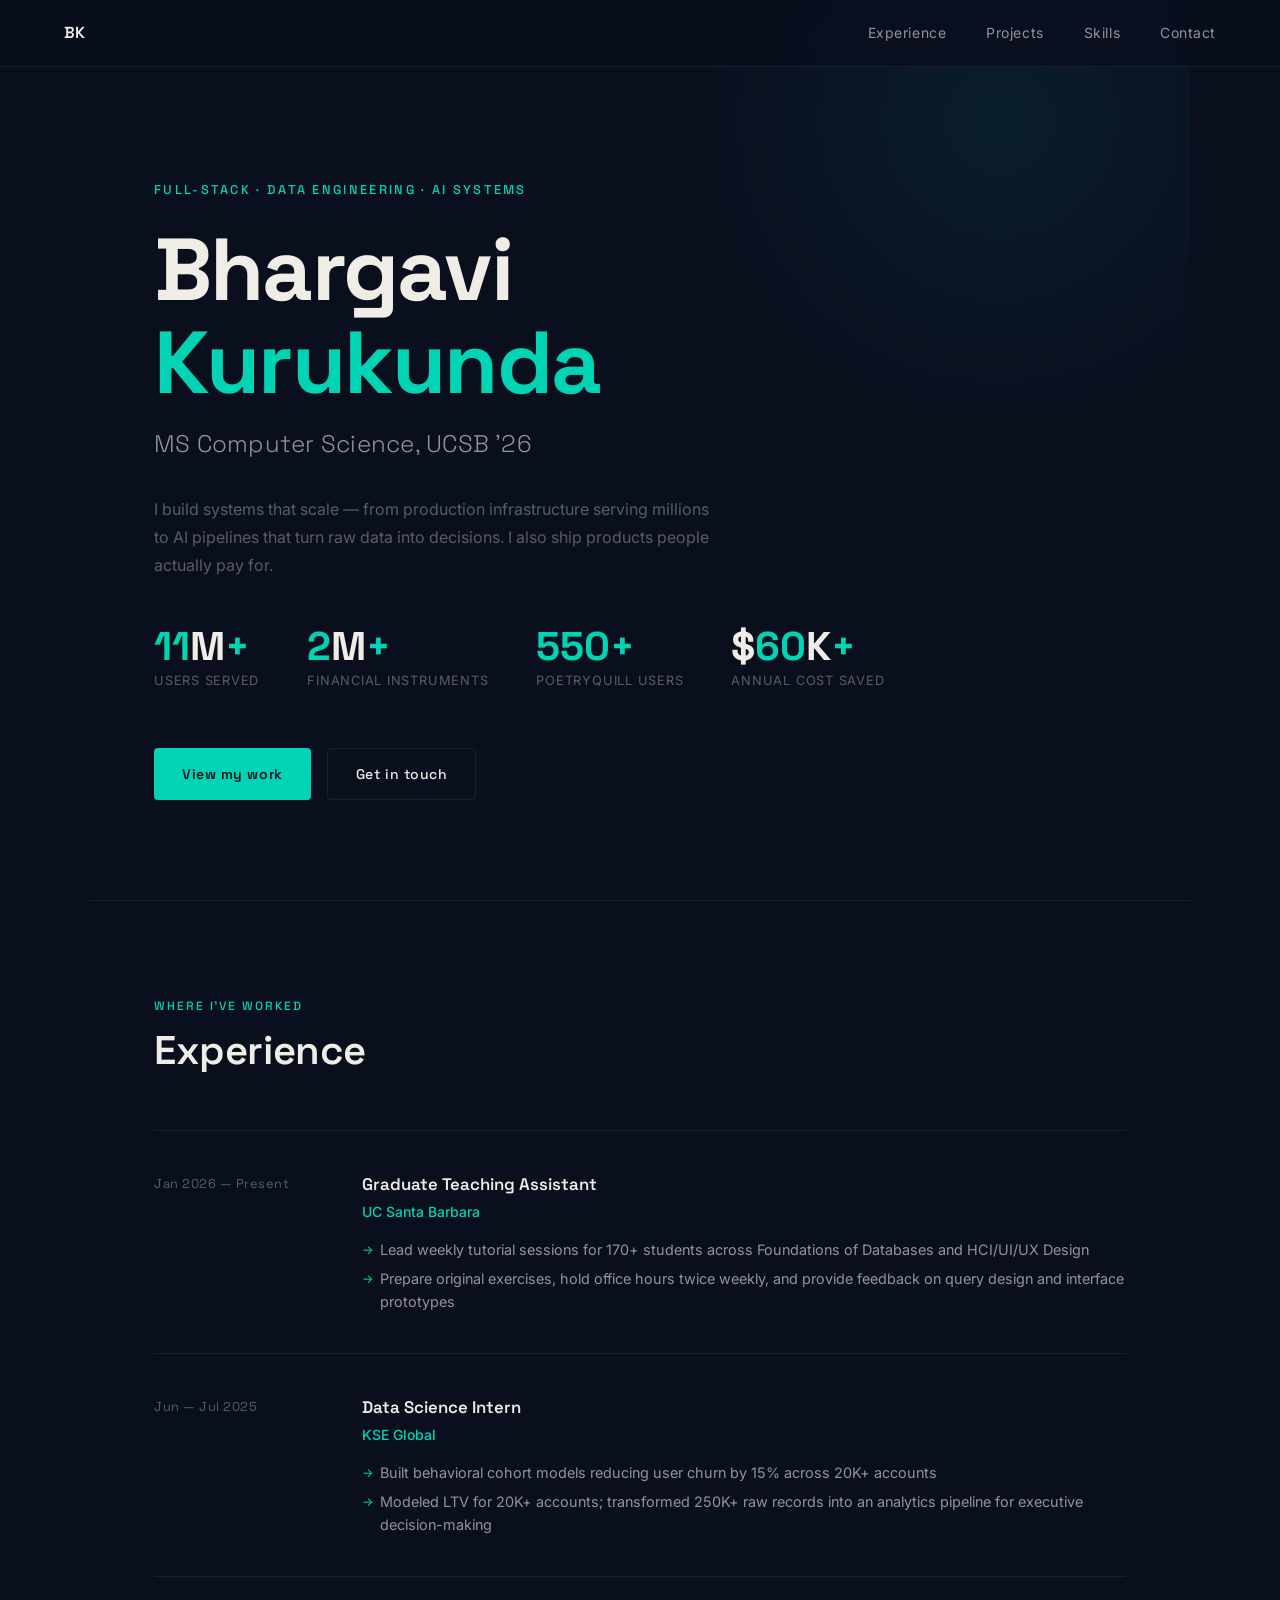
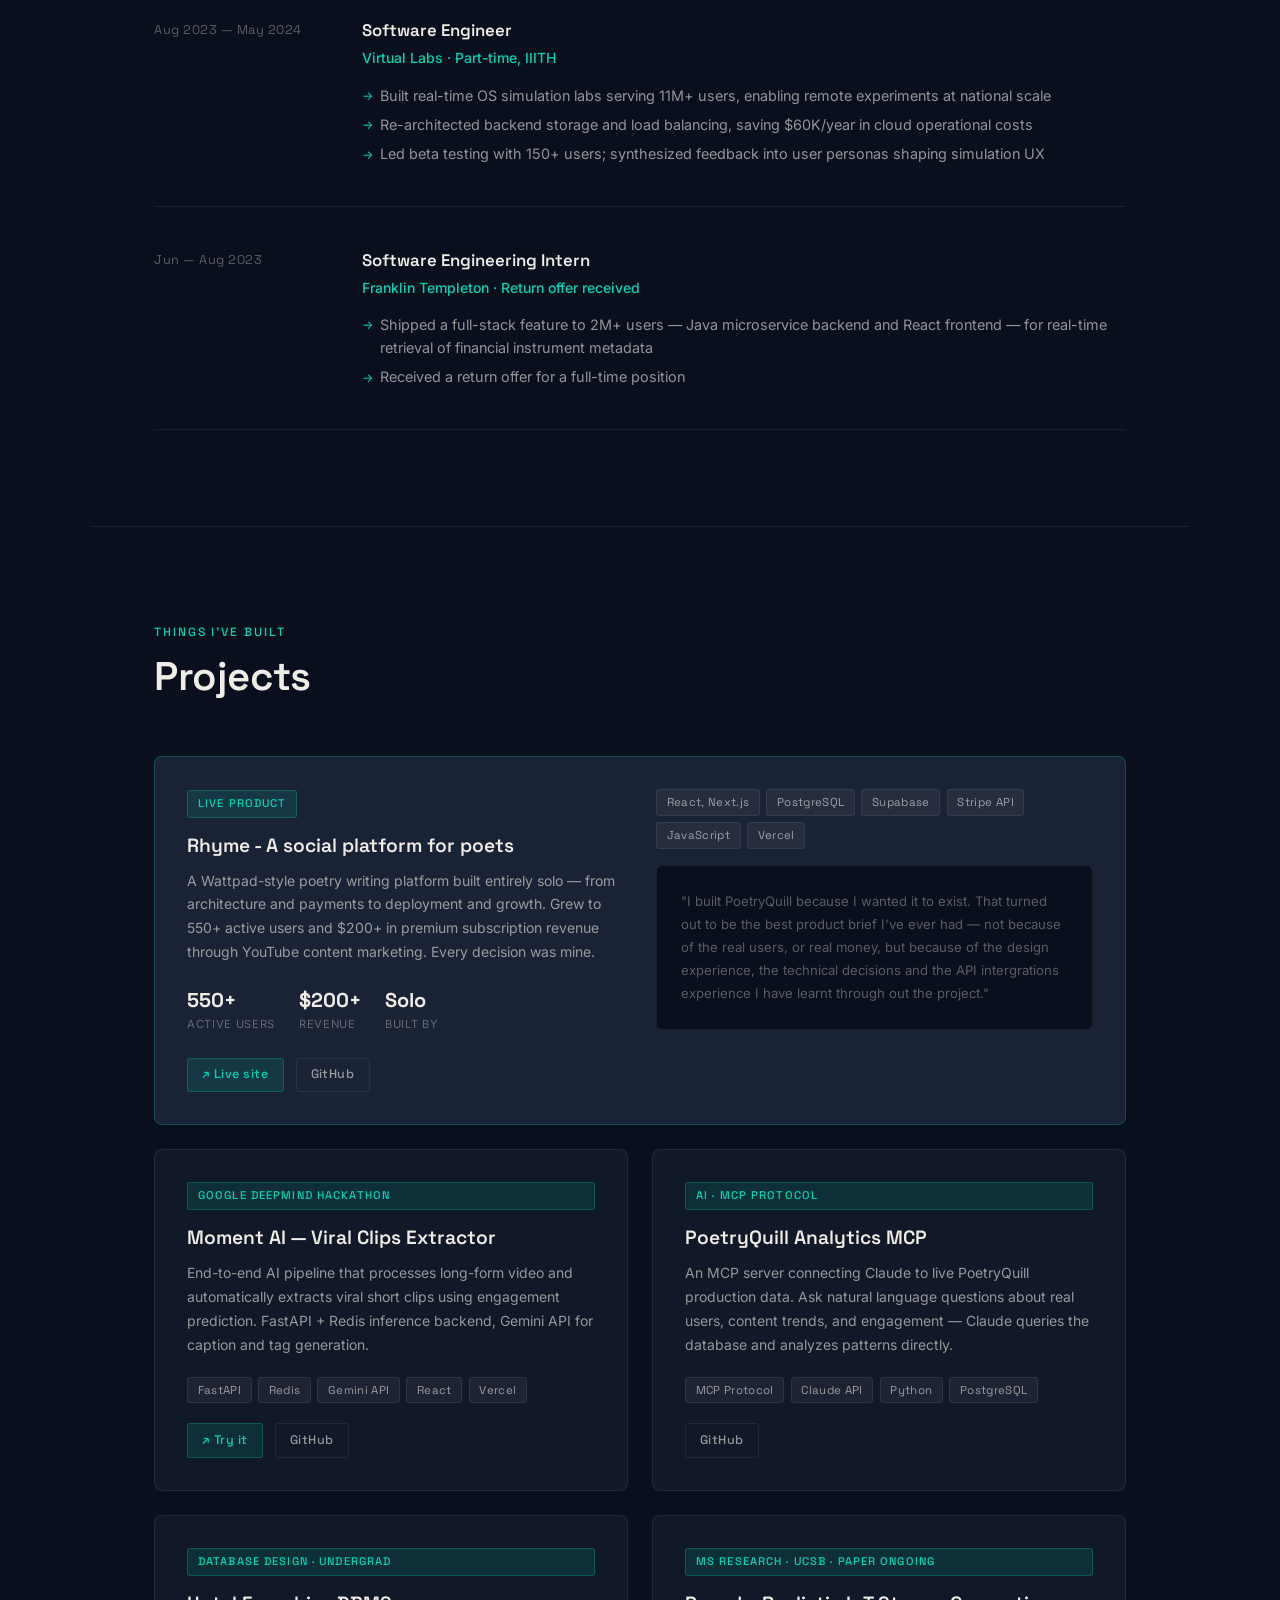
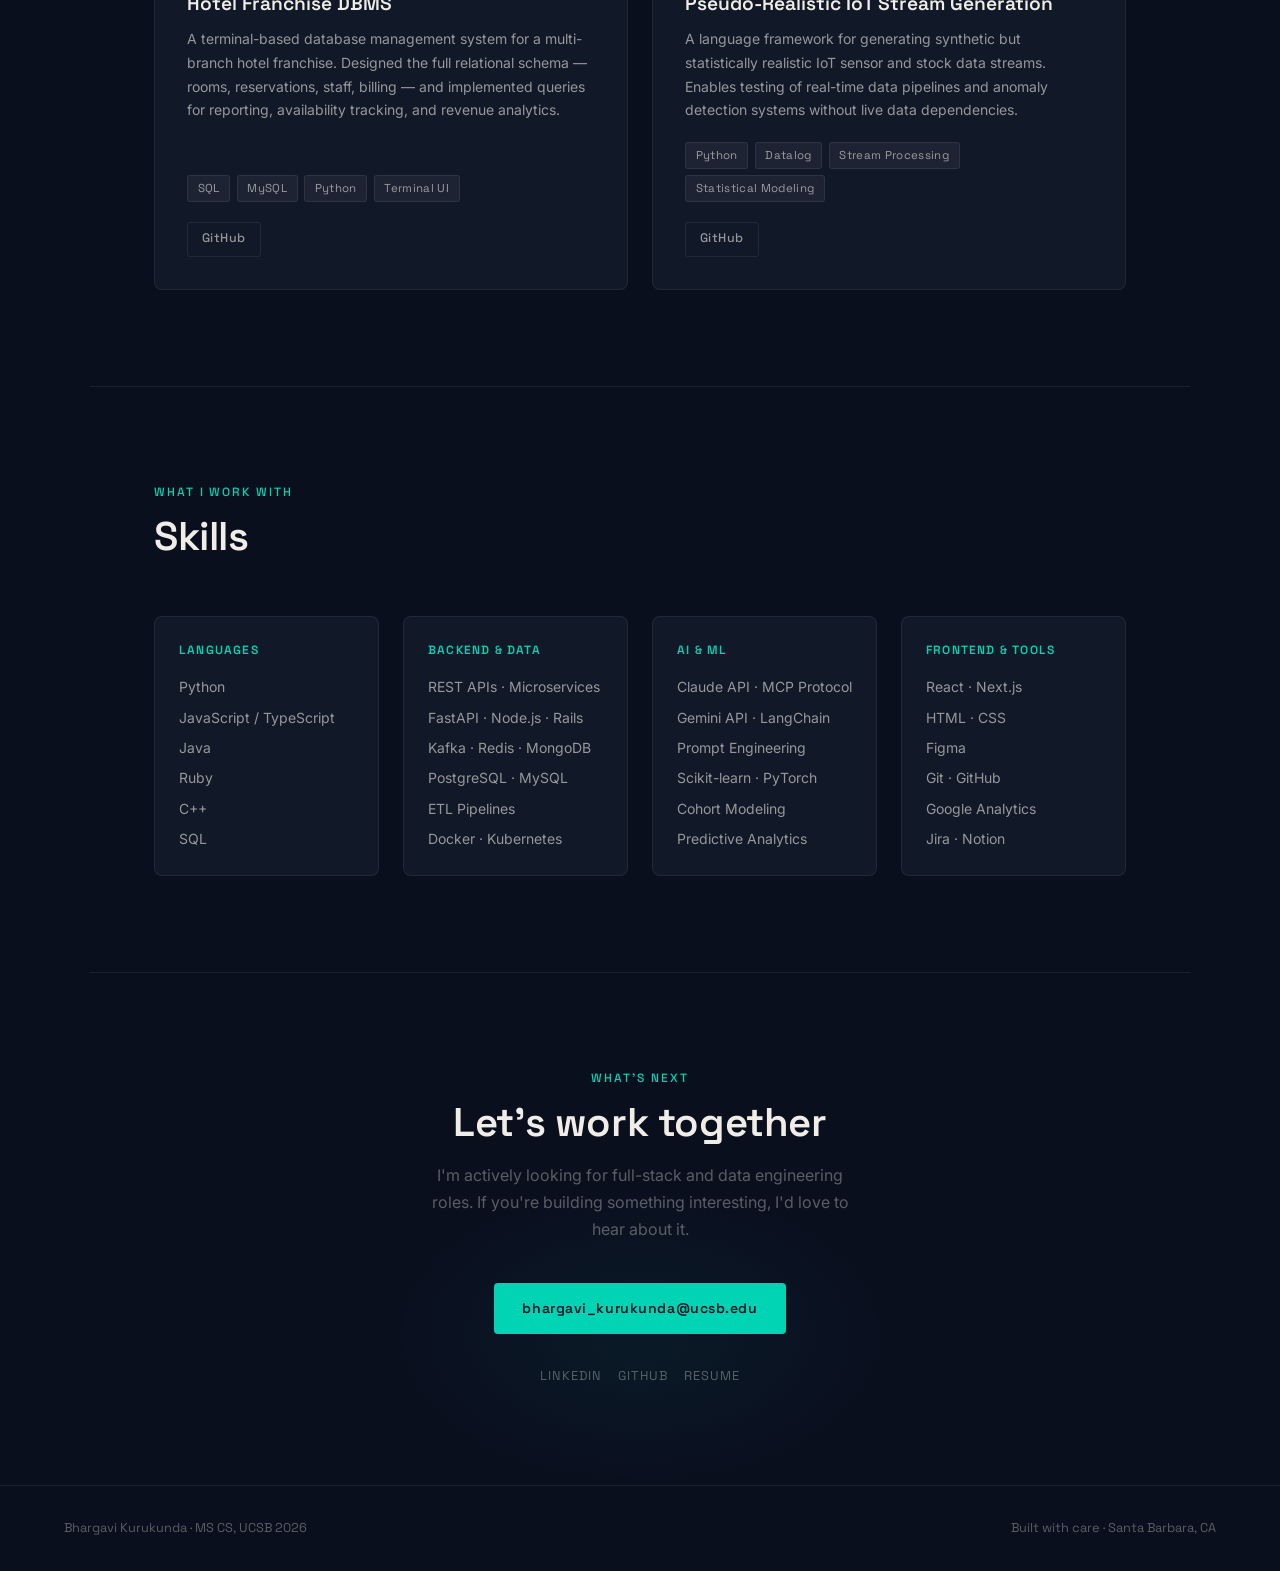
<file: portfolio.html>
<!DOCTYPE html>
<html lang="en">
<head>
<meta charset="UTF-8">
<meta name="viewport" content="width=device-width, initial-scale=1.0">
<title>Bhargavi Kurukunda — Engineer</title>
<link href="https://fonts.googleapis.com/css2?family=Space+Grotesk:wght@300;400;500;600;700&family=Inter:wght@300;400;500&display=swap" rel="stylesheet">
<style>
*, *::before, *::after { box-sizing: border-box; margin: 0; padding: 0; }

:root {
  --navy: #0A0F1E;
  --navy-2: #111827;
  --navy-3: #1a2235;
  --teal: #00D4B4;
  --teal-dim: rgba(0,212,180,0.12);
  --teal-border: rgba(0,212,180,0.25);
  --cream: #F0EDE6;
  --cream-dim: rgba(240,237,230,0.6);
  --cream-muted: rgba(240,237,230,0.35);
  --white: #ffffff;
  --border: rgba(255,255,255,0.07);
}

html { scroll-behavior: smooth; }

body {
  background: var(--navy);
  color: var(--cream);
  font-family: 'Inter', sans-serif;
  font-size: 16px;
  line-height: 1.6;
  -webkit-font-smoothing: antialiased;
}

/* ── NAV ── */
nav {
  position: fixed;
  top: 0; left: 0; right: 0;
  z-index: 100;
  display: flex;
  justify-content: space-between;
  align-items: center;
  padding: 1.25rem 4rem;
  background: rgba(10,15,30,0.85);
  backdrop-filter: blur(12px);
  border-bottom: 1px solid var(--border);
}

.nav-logo {
  font-family: 'Space Grotesk', sans-serif;
  font-weight: 600;
  font-size: 1rem;
  color: var(--cream);
  text-decoration: none;
  letter-spacing: 0.02em;
}

.nav-links {
  display: flex;
  gap: 2.5rem;
  list-style: none;
}

.nav-links a {
  font-size: 0.875rem;
  color: var(--cream-dim);
  text-decoration: none;
  letter-spacing: 0.04em;
  transition: color 0.2s;
}

.nav-links a:hover { color: var(--teal); }

/* ── HERO ── */
.hero {
  min-height: 100vh;
  display: flex;
  flex-direction: column;
  justify-content: center;
  padding: 0 4rem;
  padding-top: 5rem;
  position: relative;
  overflow: hidden;
}

.hero::before {
  content: '';
  position: absolute;
  top: -20%; right: -10%;
  width: 600px; height: 600px;
  background: radial-gradient(circle, rgba(0,212,180,0.08) 0%, transparent 70%);
  pointer-events: none;
}

.hero-eyebrow {
  font-size: 0.8rem;
  letter-spacing: 0.18em;
  text-transform: uppercase;
  color: var(--teal);
  margin-bottom: 1.5rem;
  font-family: 'Space Grotesk', sans-serif;
  font-weight: 500;
}

.hero-name {
  font-family: 'Space Grotesk', sans-serif;
  font-size: clamp(3rem, 7vw, 5.5rem);
  font-weight: 700;
  line-height: 1.05;
  color: var(--cream);
  margin-bottom: 1rem;
  letter-spacing: -0.02em;
}

.hero-name span { color: var(--teal); }

.hero-title {
  font-family: 'Space Grotesk', sans-serif;
  font-size: clamp(1.1rem, 2.5vw, 1.5rem);
  font-weight: 300;
  color: var(--cream-dim);
  margin-bottom: 2rem;
  letter-spacing: 0.01em;
}

.hero-bio {
  max-width: 560px;
  font-size: 1rem;
  color: var(--cream-muted);
  line-height: 1.75;
  margin-bottom: 3rem;
}

/* ── IMPACT NUMBERS ── */
.impact-row {
  display: flex;
  gap: 3rem;
  margin-bottom: 3.5rem;
  flex-wrap: wrap;
}

.impact-item {}

.impact-num {
  font-family: 'Space Grotesk', sans-serif;
  font-size: 2.5rem;
  font-weight: 700;
  color: var(--cream);
  line-height: 1;
  display: block;
}

.impact-num .teal { color: var(--teal); }

.impact-label {
  font-size: 0.8rem;
  color: var(--cream-muted);
  letter-spacing: 0.06em;
  text-transform: uppercase;
  margin-top: 0.25rem;
  display: block;
}

/* ── CTA BUTTONS ── */
.hero-cta {
  display: flex;
  gap: 1rem;
  flex-wrap: wrap;
}

.btn-primary {
  display: inline-flex;
  align-items: center;
  gap: 0.5rem;
  background: var(--teal);
  color: var(--navy);
  font-family: 'Space Grotesk', sans-serif;
  font-weight: 600;
  font-size: 0.875rem;
  padding: 0.875rem 1.75rem;
  border-radius: 4px;
  text-decoration: none;
  letter-spacing: 0.04em;
  transition: opacity 0.2s, transform 0.15s;
}

.btn-primary:hover { opacity: 0.88; transform: translateY(-1px); }

.btn-secondary {
  display: inline-flex;
  align-items: center;
  gap: 0.5rem;
  background: transparent;
  color: var(--cream);
  font-family: 'Space Grotesk', sans-serif;
  font-weight: 500;
  font-size: 0.875rem;
  padding: 0.875rem 1.75rem;
  border-radius: 4px;
  border: 1px solid var(--border);
  text-decoration: none;
  letter-spacing: 0.04em;
  transition: border-color 0.2s, transform 0.15s;
}

.btn-secondary:hover { border-color: var(--teal-border); transform: translateY(-1px); }

/* ── SECTIONS ── */
section {
  padding: 6rem 4rem;
  max-width: 1100px;
  margin: 0 auto;
}

.section-label {
  font-size: 0.75rem;
  letter-spacing: 0.16em;
  text-transform: uppercase;
  color: var(--teal);
  font-family: 'Space Grotesk', sans-serif;
  font-weight: 500;
  margin-bottom: 0.75rem;
}

.section-title {
  font-family: 'Space Grotesk', sans-serif;
  font-size: clamp(1.75rem, 3.5vw, 2.5rem);
  font-weight: 600;
  color: var(--cream);
  line-height: 1.15;
  margin-bottom: 3.5rem;
  letter-spacing: -0.01em;
}

.divider {
  width: 100%;
  height: 1px;
  background: var(--border);
  max-width: 1100px;
  margin: 0 auto;
}

/* ── EXPERIENCE ── */
.exp-list { display: flex; flex-direction: column; gap: 0; }

.exp-item {
  display: grid;
  grid-template-columns: 160px 1fr;
  gap: 0 3rem;
  padding: 2.5rem 0;
  border-bottom: 1px solid var(--border);
  position: relative;
}

.exp-item:first-child { border-top: 1px solid var(--border); }

.exp-date {
  font-size: 0.8rem;
  color: var(--cream-muted);
  font-family: 'Space Grotesk', sans-serif;
  letter-spacing: 0.04em;
  padding-top: 0.2rem;
}

.exp-role {
  font-family: 'Space Grotesk', sans-serif;
  font-size: 1.05rem;
  font-weight: 600;
  color: var(--cream);
  margin-bottom: 0.2rem;
}

.exp-company {
  font-size: 0.875rem;
  color: var(--teal);
  margin-bottom: 0.875rem;
  font-weight: 500;
}

.exp-bullets {
  list-style: none;
  display: flex;
  flex-direction: column;
  gap: 0.4rem;
}

.exp-bullets li {
  font-size: 0.9rem;
  color: var(--cream-dim);
  padding-left: 1.1rem;
  position: relative;
  line-height: 1.6;
}

.exp-bullets li::before {
  content: '→';
  position: absolute;
  left: 0;
  color: var(--teal);
  font-size: 0.75rem;
  top: 0.15rem;
}

/* ── PROJECTS ── */
.projects-grid {
  display: grid;
  grid-template-columns: repeat(2, 1fr);
  gap: 1.5rem;
}

.project-card {
  background: var(--navy-2);
  border: 1px solid var(--border);
  border-radius: 8px;
  padding: 2rem;
  transition: border-color 0.2s, transform 0.2s;
  display: flex;
  flex-direction: column;
}

.project-card:hover {
  border-color: var(--teal-border);
  transform: translateY(-3px);
}

.project-card.featured {
  grid-column: span 2;
  background: var(--navy-3);
  border-color: var(--teal-border);
  display: grid;
  grid-template-columns: 1fr 1fr;
  gap: 2rem;
  align-items: start;
}

.project-tag {
  display: inline-block;
  font-size: 0.7rem;
  letter-spacing: 0.1em;
  text-transform: uppercase;
  color: var(--teal);
  background: var(--teal-dim);
  border: 1px solid var(--teal-border);
  padding: 0.25rem 0.625rem;
  border-radius: 3px;
  margin-bottom: 1rem;
  font-family: 'Space Grotesk', sans-serif;
  font-weight: 500;
}

.project-name {
  font-family: 'Space Grotesk', sans-serif;
  font-size: 1.2rem;
  font-weight: 600;
  color: var(--cream);
  margin-bottom: 0.625rem;
  line-height: 1.3;
}

.project-desc {
  font-size: 0.875rem;
  color: var(--cream-dim);
  line-height: 1.7;
  margin-bottom: 1.25rem;
  flex: 1;
}

.project-metrics {
  display: flex;
  gap: 1.5rem;
  margin-bottom: 1.5rem;
}

.metric {
  display: flex;
  flex-direction: column;
}

.metric-val {
  font-family: 'Space Grotesk', sans-serif;
  font-size: 1.25rem;
  font-weight: 700;
  color: var(--cream);
}

.metric-key {
  font-size: 0.7rem;
  color: var(--cream-muted);
  letter-spacing: 0.06em;
  text-transform: uppercase;
}

.project-stack {
  display: flex;
  flex-wrap: wrap;
  gap: 0.4rem;
  margin-bottom: 1.25rem;
}

.stack-chip {
  font-size: 0.72rem;
  background: rgba(255,255,255,0.05);
  border: 1px solid var(--border);
  color: var(--cream-dim);
  padding: 0.2rem 0.6rem;
  border-radius: 3px;
  font-family: 'Space Grotesk', sans-serif;
  letter-spacing: 0.03em;
}

.project-links {
  display: flex;
  gap: 0.75rem;
  margin-top: auto;
}

.link-btn {
  font-size: 0.78rem;
  font-family: 'Space Grotesk', sans-serif;
  font-weight: 500;
  color: var(--cream-dim);
  text-decoration: none;
  border: 1px solid var(--border);
  padding: 0.4rem 0.875rem;
  border-radius: 3px;
  transition: border-color 0.2s, color 0.2s;
  letter-spacing: 0.04em;
}

.link-btn:hover { border-color: var(--teal-border); color: var(--teal); }

.link-btn.live {
  background: var(--teal-dim);
  border-color: var(--teal-border);
  color: var(--teal);
}

/* ── SKILLS ── */
.skills-grid {
  display: grid;
  grid-template-columns: repeat(4, 1fr);
  gap: 1.5rem;
}

.skill-group {
  background: var(--navy-2);
  border: 1px solid var(--border);
  border-radius: 8px;
  padding: 1.5rem;
}

.skill-group-title {
  font-family: 'Space Grotesk', sans-serif;
  font-size: 0.75rem;
  font-weight: 600;
  letter-spacing: 0.1em;
  text-transform: uppercase;
  color: var(--teal);
  margin-bottom: 1rem;
}

.skill-list {
  list-style: none;
  display: flex;
  flex-direction: column;
  gap: 0.5rem;
}

.skill-list li {
  font-size: 0.875rem;
  color: var(--cream-dim);
}

/* ── CONTACT ── */
.contact-section {
  text-align: center;
  padding: 6rem 4rem;
  position: relative;
}

.contact-section::before {
  content: '';
  position: absolute;
  bottom: 0; left: 50%;
  transform: translateX(-50%);
  width: 500px; height: 300px;
  background: radial-gradient(ellipse, rgba(0,212,180,0.06) 0%, transparent 70%);
  pointer-events: none;
}

.contact-section .section-title {
  margin-bottom: 1rem;
}

.contact-sub {
  font-size: 1rem;
  color: var(--cream-muted);
  max-width: 440px;
  margin: 0 auto 2.5rem;
  line-height: 1.7;
}

.social-links {
  display: flex;
  gap: 1rem;
  justify-content: center;
  margin-top: 2rem;
}

.social-link {
  font-size: 0.8rem;
  font-family: 'Space Grotesk', sans-serif;
  letter-spacing: 0.08em;
  text-transform: uppercase;
  color: var(--cream-muted);
  text-decoration: none;
  border-bottom: 1px solid transparent;
  padding-bottom: 2px;
  transition: color 0.2s, border-color 0.2s;
}

.social-link:hover { color: var(--teal); border-color: var(--teal); }

/* ── FOOTER ── */
footer {
  padding: 2rem 4rem;
  border-top: 1px solid var(--border);
  display: flex;
  justify-content: space-between;
  align-items: center;
}

.footer-text {
  font-size: 0.8rem;
  color: var(--cream-muted);
  font-family: 'Space Grotesk', sans-serif;
}

/* ── COUNTER ANIMATION ── */
@keyframes fadeUp {
  from { opacity: 0; transform: translateY(24px); }
  to   { opacity: 1; transform: translateY(0); }
}

.hero-eyebrow { animation: fadeUp 0.5s ease both; }
.hero-name    { animation: fadeUp 0.5s 0.1s ease both; }
.hero-title   { animation: fadeUp 0.5s 0.2s ease both; }
.hero-bio     { animation: fadeUp 0.5s 0.3s ease both; }
.impact-row   { animation: fadeUp 0.5s 0.4s ease both; }
.hero-cta     { animation: fadeUp 0.5s 0.5s ease both; }

@media (max-width: 768px) {
  nav { padding: 1rem 1.5rem; }
  .nav-links { display: none; }
  section { padding: 4rem 1.5rem; }
  .hero { padding: 5rem 1.5rem 3rem; }
  .exp-item { grid-template-columns: 1fr; gap: 0.5rem; }
  .projects-grid { grid-template-columns: 1fr; }
  .project-card.featured { grid-column: span 1; grid-template-columns: 1fr; }
  .skills-grid { grid-template-columns: repeat(2, 1fr); }
  .impact-row { gap: 2rem; }
  footer { flex-direction: column; gap: 0.5rem; text-align: center; }
}

@media (prefers-reduced-motion: reduce) {
  *, *::before, *::after { animation: none !important; transition: none !important; }
}
</style>
</head>
<body>

<!-- NAV -->
<nav>
  <a href="#" class="nav-logo">BK</a>
  <ul class="nav-links">
    <li><a href="#experience">Experience</a></li>
    <li><a href="#projects">Projects</a></li>
    <li><a href="#skills">Skills</a></li>
    <li><a href="#contact">Contact</a></li>
  </ul>
</nav>

<!-- HERO -->
<div class="hero" style="max-width:1100px;margin:0 auto;width:100%;">
  <p class="hero-eyebrow">Full-Stack · Data Engineering · AI Systems</p>
  <h1 class="hero-name">Bhargavi<br><span>Kurukunda</span></h1>
  <p class="hero-title">MS Computer Science, UCSB '26</p>
  <p class="hero-bio">
    I build systems that scale — from production infrastructure serving millions 
    to AI pipelines that turn raw data into decisions. I also ship products people 
    actually pay for.
  </p>

  <div class="impact-row">
    <div class="impact-item">
      <span class="impact-num"><span class="counter teal" data-target="11">0</span>M<span class="teal">+</span></span>
      <span class="impact-label">Users served</span>
    </div>
    <div class="impact-item">
      <span class="impact-num"><span class="counter teal" data-target="2">0</span>M<span class="teal">+</span></span>
      <span class="impact-label">Financial instruments</span>
    </div>
    <div class="impact-item">
      <span class="impact-num"><span class="counter teal" data-target="550">0</span><span class="teal">+</span></span>
      <span class="impact-label">PoetryQuill users</span>
    </div>
    <div class="impact-item">
      <span class="impact-num">$<span class="counter teal" data-target="60">0</span>K<span class="teal">+</span></span>
      <span class="impact-label">Annual cost saved</span>
    </div>
  </div>

  <div class="hero-cta">
    <a href="#projects" class="btn-primary">View my work</a>
    <a href="mailto:bhargavi_kurukunda@ucsb.edu" class="btn-secondary">Get in touch</a>
  </div>
</div>

<div class="divider"></div>

<!-- EXPERIENCE -->
<section id="experience">
  <p class="section-label">Where I've worked</p>
  <h2 class="section-title">Experience</h2>

  <div class="exp-list">

    <div class="exp-item">
      <div class="exp-date">Jan 2026 — Present</div>
      <div>
        <div class="exp-role">Graduate Teaching Assistant</div>
        <div class="exp-company">UC Santa Barbara</div>
        <ul class="exp-bullets">
          <li>Lead weekly tutorial sessions for 170+ students across Foundations of Databases and HCI/UI/UX Design</li>
          <li>Prepare original exercises, hold office hours twice weekly, and provide feedback on query design and interface prototypes</li>
        </ul>
      </div>
    </div>

    <div class="exp-item">
      <div class="exp-date">Jun — Jul 2025</div>
      <div>
        <div class="exp-role">Data Science Intern</div>
        <div class="exp-company">KSE Global</div>
        <ul class="exp-bullets">
          <li>Built behavioral cohort models reducing user churn by 15% across 20K+ accounts</li>
          <li>Modeled LTV for 20K+ accounts; transformed 250K+ raw records into an analytics pipeline for executive decision-making</li>
        </ul>
      </div>
    </div>

    <div class="exp-item">
      <div class="exp-date">Aug 2023 — May 2024</div>
      <div>
        <div class="exp-role">Software Engineer</div>
        <div class="exp-company">Virtual Labs · Part-time, IIITH</div>
        <ul class="exp-bullets">
          <li>Built real-time OS simulation labs serving 11M+ users, enabling remote experiments at national scale</li>
          <li>Re-architected backend storage and load balancing, saving $60K/year in cloud operational costs</li>
          <li>Led beta testing with 150+ users; synthesized feedback into user personas shaping simulation UX</li>
        </ul>
      </div>
    </div>

    <div class="exp-item">
      <div class="exp-date">Jun — Aug 2023</div>
      <div>
        <div class="exp-role">Software Engineering Intern</div>
        <div class="exp-company">Franklin Templeton · Return offer received</div>
        <ul class="exp-bullets">
          <li>Shipped a full-stack feature to 2M+ users — Java microservice backend and React frontend — for real-time retrieval of financial instrument metadata</li>
          <li>Received a return offer for a full-time position</li>
        </ul>
      </div>
    </div>

  </div>
</section>

<div class="divider"></div>

<!-- PROJECTS -->
<section id="projects">
  <p class="section-label">Things I've built</p>
  <h2 class="section-title">Projects</h2>

  <div class="projects-grid">

    <!-- FEATURED: PoetryQuill -->
    <div class="project-card featured">
      <div>
        <span class="project-tag">Live Product</span>
        <div class="project-name">Rhyme - A social platform for poets</div>
        <p class="project-desc">
          A Wattpad-style poetry writing platform built entirely solo — from architecture 
          and payments to deployment and growth. Grew to 550+ active users and $200+ 
          in premium subscription revenue through YouTube content marketing. 
          Every decision was mine.
        </p>
        <div class="project-metrics">
          <div class="metric">
            <span class="metric-val">550+</span>
            <span class="metric-key">Active users</span>
          </div>
          <div class="metric">
            <span class="metric-val">$200+</span>
            <span class="metric-key">Revenue</span>
          </div>
          <div class="metric">
            <span class="metric-val">Solo</span>
            <span class="metric-key">Built by</span>
          </div>
        </div>
        <div class="project-links">
          <a href="https://rhyme-poetry.vercel.app/auth/login" class="link-btn live">↗ Live site</a>
          <a href="https://github.com/Bhargavi-hash/Rhyme" class="link-btn">GitHub</a>
        </div>
      </div>
      <div>
        <div class="project-stack" style="margin-bottom:1rem;">
          <span class="stack-chip">React, Next.js</span>
          <span class="stack-chip">PostgreSQL</span>
          <span class="stack-chip">Supabase</span>
          <span class="stack-chip">Stripe API</span>
          <span class="stack-chip">JavaScript</span>
          <span class="stack-chip">Vercel</span>
        </div>
        <div style="background:var(--navy);border:1px solid var(--border);border-radius:6px;padding:1.5rem;">
          <p style="font-size:0.82rem;color:var(--cream-muted);line-height:1.75;">
            "I built PoetryQuill because I wanted it to exist. 
            That turned out to be the best product brief I've ever had — 
            not because of the real users, or real money, but because of the design experience, the technical decisions and the API intergrations experience I have learnt through out the project."
          </p>
        </div>
      </div>
    </div>

    <!-- Moment AI -->
    <div class="project-card">
      <span class="project-tag">Google DeepMind Hackathon</span>
      <div class="project-name">Moment AI — Viral Clips Extractor</div>
      <p class="project-desc">
        End-to-end AI pipeline that processes long-form video and automatically 
        extracts viral short clips using engagement prediction. FastAPI + Redis 
        inference backend, Gemini API for caption and tag generation.
      </p>
      <div class="project-stack">
        <span class="stack-chip">FastAPI</span>
        <span class="stack-chip">Redis</span>
        <span class="stack-chip">Gemini API</span>
        <span class="stack-chip">React</span>
        <span class="stack-chip">Vercel</span>
      </div>
      <div class="project-links">
        <a href="https://moment-sand.vercel.app/" class="link-btn live">↗ Try it</a>
        <a href="https://github.com/Bhargavi-hash/MOMENT" class="link-btn">GitHub</a>
      </div>
    </div>

    <!-- SyncLedger
    <div class="project-card">
      <span class="project-tag">Distributed Systems</span>
      <div class="project-name">SyncLedger — Distributed Budget Tracker</div>
      <p class="project-desc">
        Personal finance tracker integrating the Plaid API for real-time bank data. 
        Guarantees 100% budget consistency across distributed nodes using 
        Raft consensus protocol.
      </p>
      <div class="project-stack">
        <span class="stack-chip">Raft Consensus</span>
        <span class="stack-chip">Plaid API</span>
        <span class="stack-chip">PostgreSQL</span>
        <span class="stack-chip">Jira API</span>
      </div>
      <div class="project-links">
        <a href="#" class="link-btn">GitHub</a>
      </div>
    </div> -->

    <!-- MCP -->
    <div class="project-card">
      <span class="project-tag">AI · MCP Protocol</span>
      <div class="project-name">PoetryQuill Analytics MCP</div>
      <p class="project-desc">
        An MCP server connecting Claude to live PoetryQuill production data. 
        Ask natural language questions about real users, content trends, and 
        engagement — Claude queries the database and analyzes patterns directly.
      </p>
      <div class="project-stack">
        <span class="stack-chip">MCP Protocol</span>
        <span class="stack-chip">Claude API</span>
        <span class="stack-chip">Python</span>
        <span class="stack-chip">PostgreSQL</span>
      </div>
      <div class="project-links">
        <a href="https://github.com/Bhargavi-hash/rhyme-mcp/tree/main" class="link-btn">GitHub</a>
      </div>
    </div>

    <!-- Hotel Franchise DBMS -->
<div class="project-card">
  <span class="project-tag">Database Design · Undergrad</span>
  <div class="project-name">Hotel Franchise DBMS</div>
  <p class="project-desc">
    A terminal-based database management system for a multi-branch 
    hotel franchise. Designed the full relational schema — rooms, 
    reservations, staff, billing — and implemented queries for 
    reporting, availability tracking, and revenue analytics.
  </p>
  <div class="project-stack">
    <span class="stack-chip">SQL</span>
    <span class="stack-chip">MySQL</span>
    <span class="stack-chip">Python</span>
    <span class="stack-chip">Terminal UI</span>
  </div>
  <div class="project-links">
    <a href="https://github.com/Bhargavi-hash/HotelFranchiseDBMS" class="link-btn">GitHub</a>
  </div>
</div>

    <!-- Research -->
    <div class="project-card">
      <span class="project-tag">MS Research · UCSB · Paper Ongoing</span>
      <div class="project-name">Pseudo-Realistic IoT Stream Generation</div>
      <p class="project-desc">
        A language framework for generating synthetic but statistically realistic 
        IoT sensor and stock data streams. Enables testing of real-time data 
        pipelines and anomaly detection systems without live data dependencies.
      </p>
      <div class="project-stack">
        <span class="stack-chip">Python</span>
        <span class="stack-chip">Datalog</span>
        <span class="stack-chip">Stream Processing</span>
        <span class="stack-chip">Statistical Modeling</span>
      </div>
      <div class="project-links">
        <!-- <a href="#" class="link-btn">Paper</a> -->
        <a href="#" class="link-btn">GitHub</a>
      </div>
    </div>

  </div>
</section>

<div class="divider"></div>

<!-- SKILLS -->
<section id="skills">
  <p class="section-label">What I work with</p>
  <h2 class="section-title">Skills</h2>
  <div class="skills-grid">
    <div class="skill-group">
      <div class="skill-group-title">Languages</div>
      <ul class="skill-list">
        <li>Python</li>
        <li>JavaScript / TypeScript</li>
        <li>Java</li>
        <li>Ruby</li>
        <li>C++</li>
        <li>SQL</li>
      </ul>
    </div>
    <div class="skill-group">
      <div class="skill-group-title">Backend & Data</div>
      <ul class="skill-list">
        <li>REST APIs · Microservices</li>
        <li>FastAPI · Node.js · Rails</li>
        <li>Kafka · Redis · MongoDB</li>
        <li>PostgreSQL · MySQL</li>
        <li>ETL Pipelines</li>
        <li>Docker · Kubernetes</li>
      </ul>
    </div>
    <div class="skill-group">
      <div class="skill-group-title">AI & ML</div>
      <ul class="skill-list">
        <li>Claude API · MCP Protocol</li>
        <li>Gemini API · LangChain</li>
        <li>Prompt Engineering</li>
        <li>Scikit-learn · PyTorch</li>
        <li>Cohort Modeling</li>
        <li>Predictive Analytics</li>
      </ul>
    </div>
    <div class="skill-group">
      <div class="skill-group-title">Frontend & Tools</div>
      <ul class="skill-list">
        <li>React · Next.js</li>
        <li>HTML · CSS</li>
        <li>Figma</li>
        <li>Git · GitHub</li>
        <li>Google Analytics</li>
        <li>Jira · Notion</li>
      </ul>
    </div>
  </div>
</section>

<div class="divider"></div>

<!-- CONTACT -->
<div class="contact-section">
  <p class="section-label" style="text-align:center;">What's next</p>
  <h2 class="section-title" style="text-align:center;margin-bottom:1rem;">Let's work together</h2>
  <p class="contact-sub">
    I'm actively looking for full-stack and data engineering roles. 
    If you're building something interesting, I'd love to hear about it.
  </p>
  <a href="mailto:bhargavi_kurukunda@ucsb.edu" class="btn-primary" style="margin:0 auto;display:inline-flex;">
    bhargavi_kurukunda@ucsb.edu
  </a>
  <div class="social-links">
    <a href="#" class="social-link">LinkedIn</a>
    <a href="#" class="social-link">GitHub</a>
    <a href="#" class="social-link">Resume</a>
  </div>
</div>

<!-- FOOTER -->
<footer>
  <span class="footer-text">Bhargavi Kurukunda · MS CS, UCSB 2026</span>
  <span class="footer-text">Built with care · Santa Barbara, CA</span>
</footer>

<script>
// Counter animation
function animateCounter(el) {
  const target = parseInt(el.dataset.target);
  const duration = 1200;
  const start = performance.now();
  function update(now) {
    const elapsed = now - start;
    const progress = Math.min(elapsed / duration, 1);
    const ease = 1 - Math.pow(1 - progress, 3);
    el.textContent = Math.floor(ease * target);
    if (progress < 1) requestAnimationFrame(update);
    else el.textContent = target;
  }
  requestAnimationFrame(update);
}

// Trigger on scroll into view
const counters = document.querySelectorAll('.counter');
const observer = new IntersectionObserver((entries) => {
  entries.forEach(entry => {
    if (entry.isIntersecting) {
      animateCounter(entry.target);
      observer.unobserve(entry.target);
    }
  });
}, { threshold: 0.5 });

counters.forEach(c => observer.observe(c));
</script>

</body>
</html>
</file>
